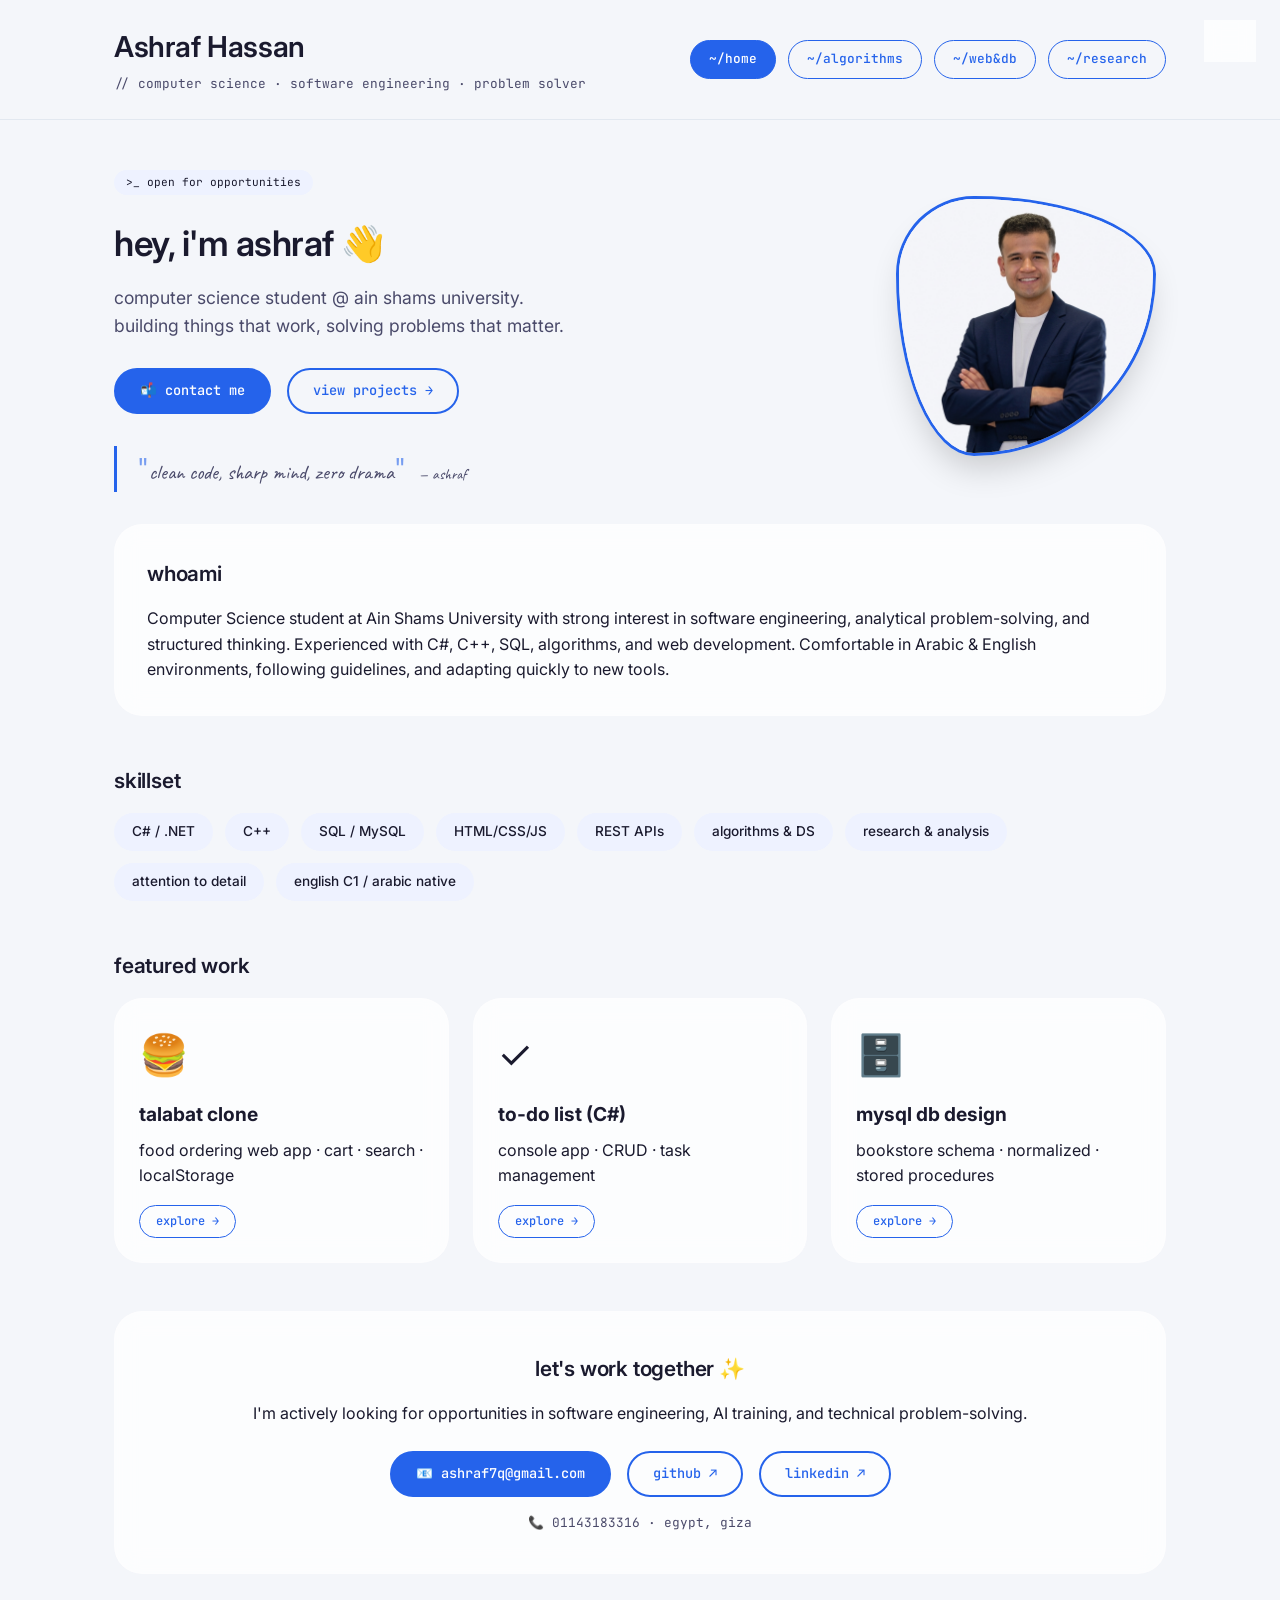
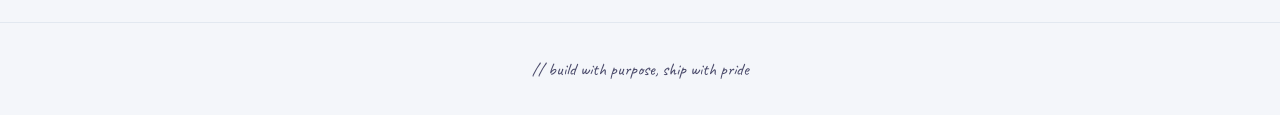
<file: index.html>
<!DOCTYPE html>
<html lang="en">
<head>
    <meta charset="UTF-8">
    <meta name="viewport" content="width=device-width, initial-scale=1.0">
    <title>Ashraf Hassan |  cv</title>
    <link rel="preconnect" href="https://fonts.googleapis.com">
    <link rel="preconnect" href="https://fonts.gstatic.com" crossorigin>
    <link href="https://fonts.googleapis.com/css2?family=Inter:opsz,wght@14..32,300;14..32,400;14..32,500;14..32,600;14..32,700&family=JetBrains+Mono:wght@400;500&family=Caveat:wght@400;600&display=swap" rel="stylesheet">
    <link rel="stylesheet" href="style.css">
</head>
<body>
    <div class="theme-toggle-wrapper">
        <button id="themeToggle" class="theme-toggle">🌙</button>
    </div>

    <header>
        <div class="container">
            <div class="header-content">
                <div>
                    <h1>Ashraf Hassan</h1>
                    <p class="tagline">// computer science · software engineering · problem solver</p>
                </div>
                <nav>
                    <a href="index.html" class="active">~/home</a>
                    <a href="algorithms-cpp.html">~/algorithms</a>
                    <a href="web-databases.html">~/web&db</a>
                    <a href="research-group.html">~/research</a>
                </nav>
            </div>
        </div>
    </header>

    <main class="container">
        <section class="hero">
            <div class="hero-grid">
                <div class="hero-text-section">
                    <div class="hero-badge">>_ open for opportunities</div>
                    <h2 class="hero-name">hey, i'm ashraf <span class="wave">👋</span></h2>
                    <p class="hero-description">computer science student @ ain shams university.<br>building things that work, solving problems that matter.</p>
                    <div class="hero-buttons">
                        <a href="#contact" class="btn btn-primary">📬 contact me</a>
                        <a href="web-databases.html" class="btn btn-outline">view projects →</a>
                    </div>
                    <div class="hero-quote">
                        <span class="quote-mark">"</span>clean code, sharp mind, zero drama<span class="quote-mark">"</span>
                        <span class="quote-signature">— ashraf</span>
                    </div>
                </div>
                <div class="hero-image-section">
                    <div class="profile-frame">
                        <img src="images/Ashraf pro.png" alt="Ashraf Hassan" class="profile-img" onerror="this.src='https://placehold.co/400x400/1a1a2e/ffffff?text=ASHRAF'">
                    </div>
                </div>
            </div>
        </section>

        <section class="profile-card glass">
            <h2>whoami</h2>
            <p>Computer Science student at Ain Shams University with strong interest in software engineering, analytical problem-solving, and structured thinking. Experienced with C#, C++, SQL, algorithms, and web development. Comfortable in Arabic & English environments, following guidelines, and adapting quickly to new tools.</p>
        </section>

        <section class="skills-section">
            <h2>skillset</h2>
            <div class="skills-grid">
                <div class="skill-chip">C# / .NET</div>
                <div class="skill-chip">C++</div>
                <div class="skill-chip">SQL / MySQL</div>
                <div class="skill-chip">HTML/CSS/JS</div>
                <div class="skill-chip">REST APIs</div>
                <div class="skill-chip">algorithms & DS</div>
                <div class="skill-chip">research & analysis</div>
                <div class="skill-chip">attention to detail</div>
                <div class="skill-chip">english C1 / arabic native</div>
            </div>
        </section>

        <section class="featured">
            <h2>featured work</h2>
            <div class="feature-grid">
                <div class="feature-card glass">
                    <div class="feature-icon">🍔</div>
                    <h3>talabat clone</h3>
                    <p>food ordering web app · cart · search · localStorage</p>
                    <a href="web-databases.html" class="btn btn-small-outline">explore →</a>
                </div>
                <div class="feature-card glass">
                    <div class="feature-icon">✓</div>
                    <h3>to‑do list (C#)</h3>
                    <p>console app · CRUD · task management</p>
                    <a href="algorithms-cpp.html" class="btn btn-small-outline">explore →</a>
                </div>
                <div class="feature-card glass">
                    <div class="feature-icon">🗄️</div>
                    <h3>mysql db design</h3>
                    <p>bookstore schema · normalized · stored procedures</p>
                    <a href="web-databases.html" class="btn btn-small-outline">explore →</a>
                </div>
            </div>
        </section>

        <section id="contact" class="cta-section glass">
            <h2>let's work together ✨</h2>
            <p>I'm actively looking for opportunities in software engineering, AI training, and technical problem-solving.</p>
            <div class="cta-buttons">
                <a href="mailto:ashraf7q@gmail.com" class="btn btn-primary">📧 ashraf7q@gmail.com</a>
                <a href="https://github.com/ashraf7q" target="_blank" class="btn btn-outline">github ↗</a>
                <a href="https://www.linkedin.com/in/ashraf7q/" target="_blank" class="btn btn-outline">linkedin ↗</a>
            </div>
            <p class="cta-phone">📞 01143183316 · egypt, giza</p>
        </section>
    </main>

    <footer>
        <div class="container">
            <p class="footer-motto">// build with purpose, ship with pride</p>
        </div>
    </footer>

    <script src="script.js"></script>
</body>
</html>
</file>
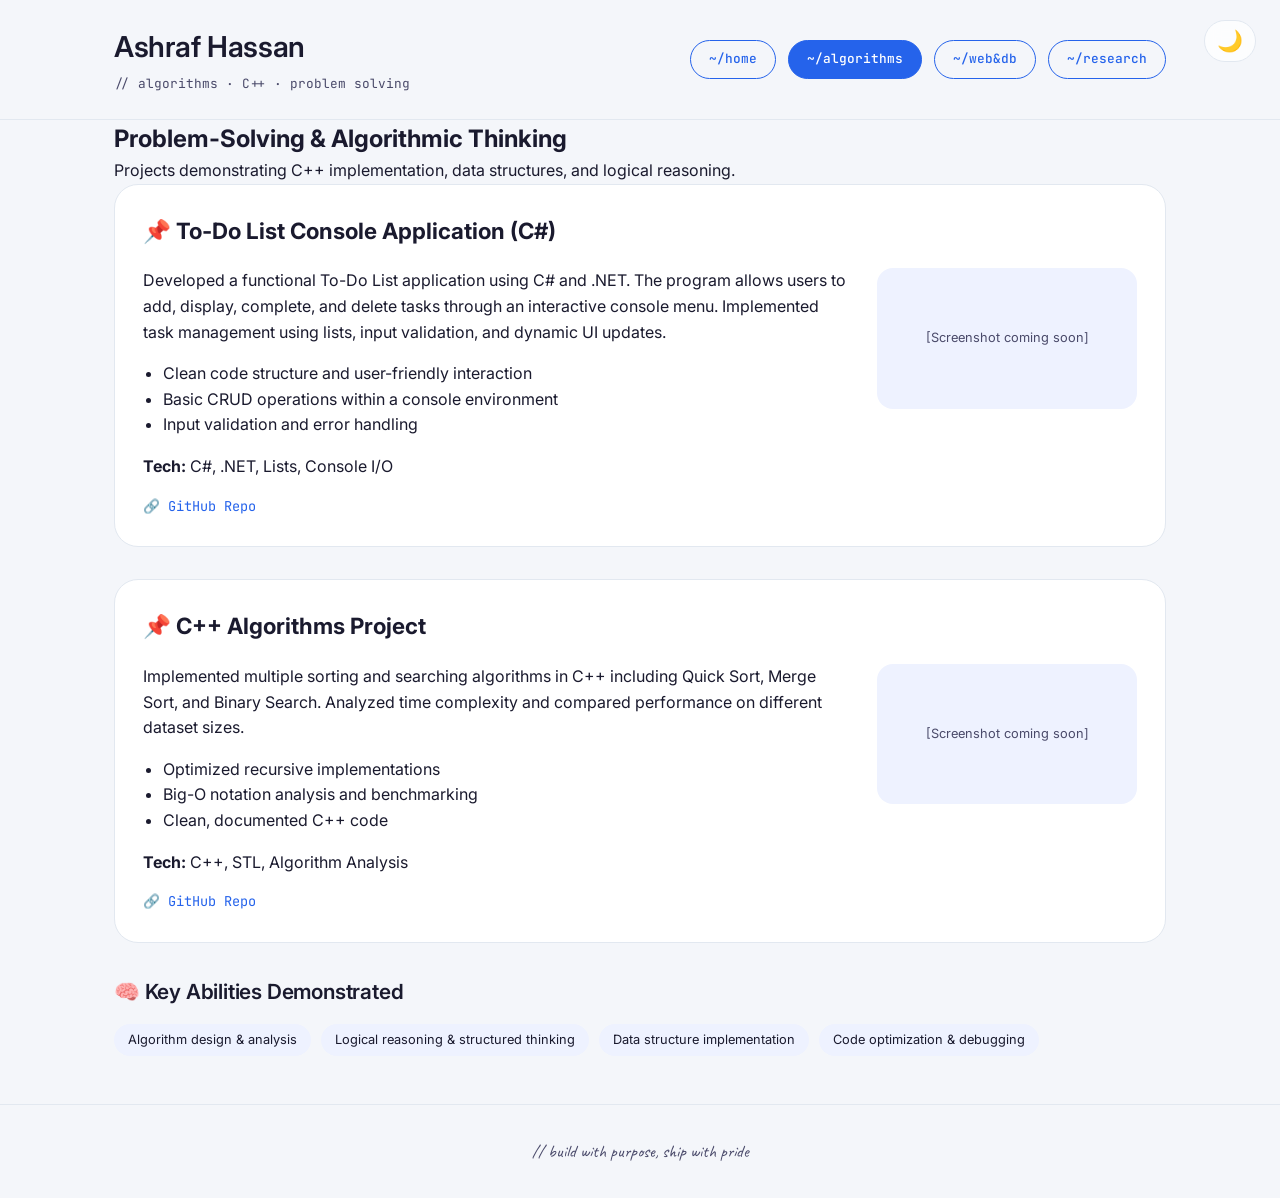
<file: algorithms-cpp.html>
<!DOCTYPE html>
<html lang="en">
<head>
    <meta charset="UTF-8">
    <meta name="viewport" content="width=device-width, initial-scale=1.0">
    <title>Algorithms & C++ - Ashraf Hassan</title>
    <link rel="preconnect" href="https://fonts.googleapis.com">
    <link rel="preconnect" href="https://fonts.gstatic.com" crossorigin>
    <link href="https://fonts.googleapis.com/css2?family=Inter:opsz,wght@14..32,300;14..32,400;14..32,500;14..32,600;14..32,700&family=JetBrains+Mono:wght@400;500&family=Caveat:wght@400;600&display=swap" rel="stylesheet">
    <link rel="stylesheet" href="style.css">
</head>
<body>
    <div class="theme-toggle-wrapper">
        <button id="themeToggle" class="theme-toggle">🌙</button>
    </div>

    <header>
        <div class="container">
            <div class="header-content">
                <div>
                    <h1>Ashraf Hassan</h1>
                    <p class="tagline">// algorithms · C++ · problem solving</p>
                </div>
                <nav>
                    <a href="index.html">~/home</a>
                    <a href="algorithms-cpp.html" class="active">~/algorithms</a>
                    <a href="web-databases.html">~/web&db</a>
                    <a href="research-group.html">~/research</a>
                </nav>
            </div>
        </div>
    </header>

    <main class="container">
        <section class="page-intro">
            <h2>Problem-Solving & Algorithmic Thinking</h2>
            <p>Projects demonstrating C++ implementation, data structures, and logical reasoning.</p>
        </section>

        <section class="project">
            <h2>📌 To-Do List Console Application (C#)</h2>
            <div class="project-content">
                <div class="project-description">
                    <p>Developed a functional To-Do List application using C# and .NET. The program allows users to add, display, complete, and delete tasks through an interactive console menu. Implemented task management using lists, input validation, and dynamic UI updates.</p>
                    <ul>
                        <li>Clean code structure and user-friendly interaction</li>
                        <li>Basic CRUD operations within a console environment</li>
                        <li>Input validation and error handling</li>
                    </ul>
                    <p><strong>Tech:</strong> C#, .NET, Lists, Console I/O</p>
                    <a href="https://github.com/ashraf7q" target="_blank" class="demo-link">🔗 GitHub Repo</a>
                </div>
                <div class="project-screenshot">
                    <div class="placeholder-img">[Screenshot coming soon]</div>
                </div>
            </div>
        </section>

        <section class="project">
            <h2>📌 C++ Algorithms Project</h2>
            <div class="project-content">
                <div class="project-description">
                    <p>Implemented multiple sorting and searching algorithms in C++ including Quick Sort, Merge Sort, and Binary Search. Analyzed time complexity and compared performance on different dataset sizes.</p>
                    <ul>
                        <li>Optimized recursive implementations</li>
                        <li>Big-O notation analysis and benchmarking</li>
                        <li>Clean, documented C++ code</li>
                    </ul>
                    <p><strong>Tech:</strong> C++, STL, Algorithm Analysis</p>
                    <a href="https://github.com/ashraf7q" target="_blank" class="demo-link">🔗 GitHub Repo</a>
                </div>
                <div class="project-screenshot">
                    <div class="placeholder-img">[Screenshot coming soon]</div>
                </div>
            </div>
        </section>

        <section class="skills-section">
            <h2>🧠 Key Abilities Demonstrated</h2>
            <ul class="skills-list">
                <li>Algorithm design & analysis</li>
                <li>Logical reasoning & structured thinking</li>
                <li>Data structure implementation</li>
                <li>Code optimization & debugging</li>
            </ul>
        </section>
    </main>

    <footer>
        <div class="container">
            <p class="footer-motto">// build with purpose, ship with pride</p>
        </div>
    </footer>

    <script src="script.js"></script>
</body>
</html>
</file>
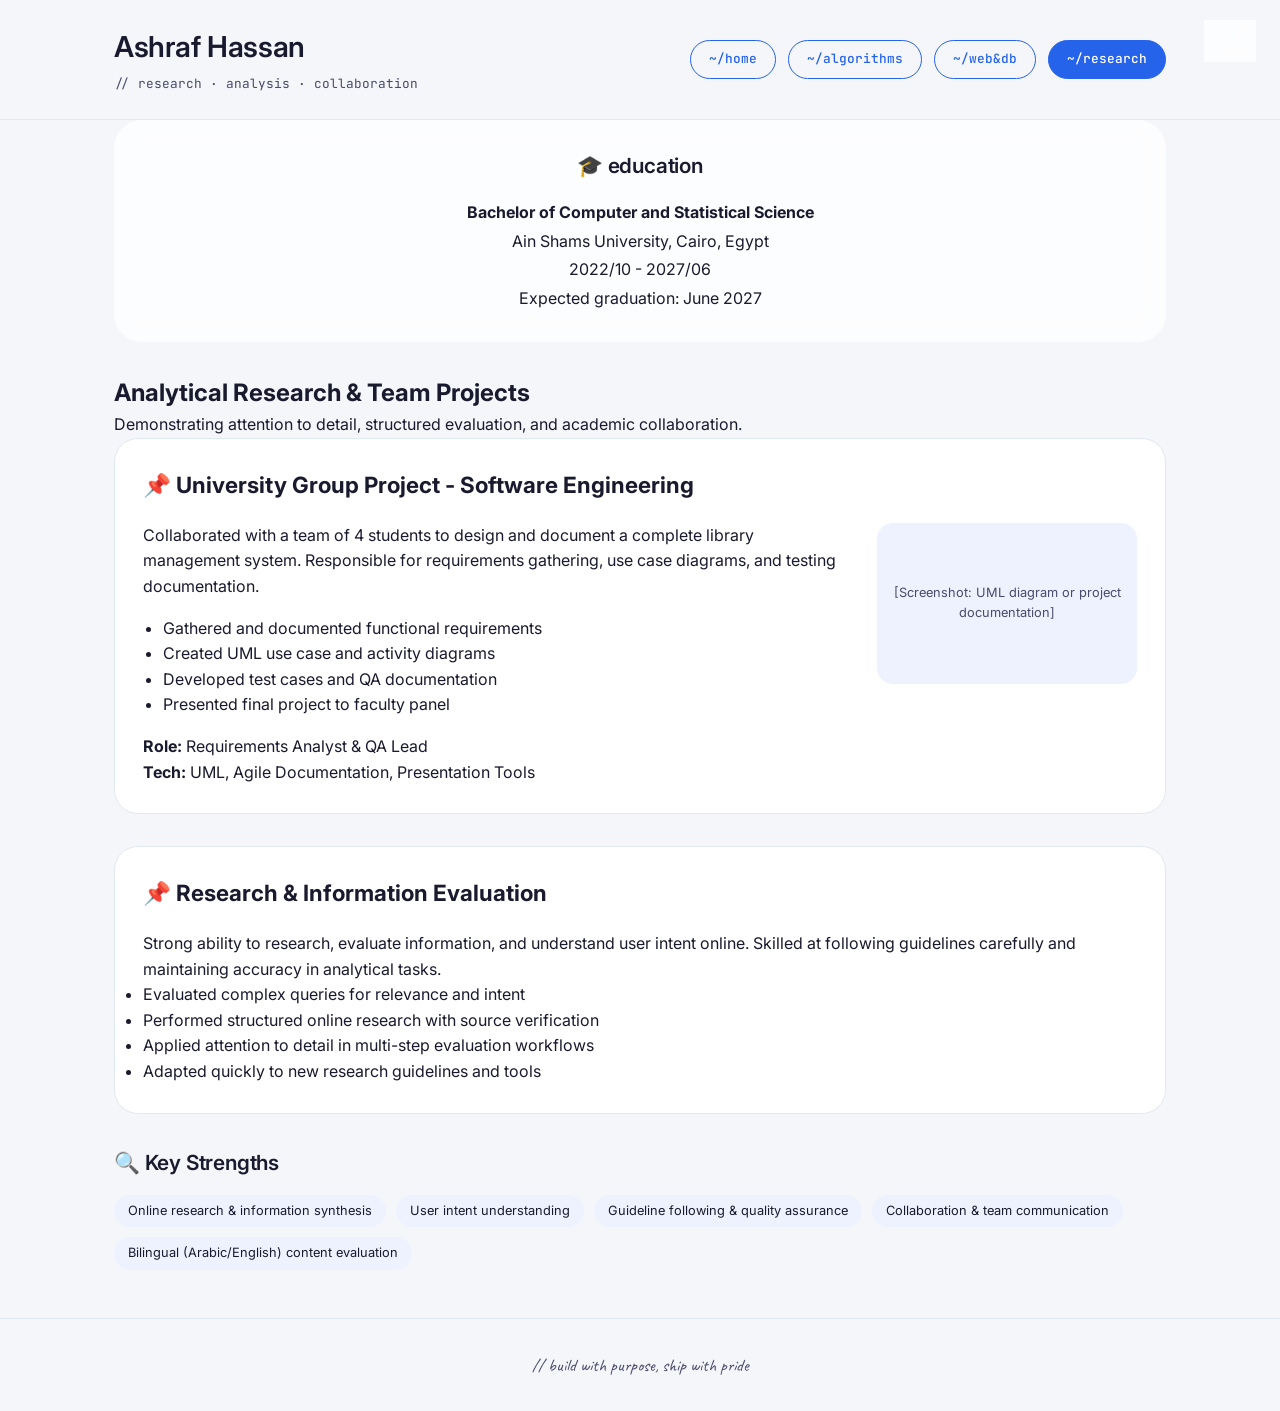
<file: research-group.html>
<!DOCTYPE html>
<html lang="en">
<head>
    <meta charset="UTF-8">
    <meta name="viewport" content="width=device-width, initial-scale=1.0">
    <title>Research & Group Work - Ashraf Hassan</title>
    <link rel="preconnect" href="https://fonts.googleapis.com">
    <link rel="preconnect" href="https://fonts.gstatic.com" crossorigin>
    <link href="https://fonts.googleapis.com/css2?family=Inter:opsz,wght@14..32,300;14..32,400;14..32,500;14..32,600;14..32,700&family=JetBrains+Mono:wght@400;500&family=Caveat:wght@400;600&display=swap" rel="stylesheet">
    <link rel="stylesheet" href="style.css">
</head>
<body>
    <div class="theme-toggle-wrapper">
        <button id="themeToggle" class="theme-toggle">🌙</button>
    </div>

    <header>
        <div class="container">
            <div class="header-content">
                <div>
                    <h1>Ashraf Hassan</h1>
                    <p class="tagline">// research · analysis · collaboration</p>
                </div>
                <nav>
                    <a href="index.html">~/home</a>
                    <a href="algorithms-cpp.html">~/algorithms</a>
                    <a href="web-databases.html">~/web&db</a>
                    <a href="research-group.html" class="active">~/research</a>
                </nav>
            </div>
        </div>
    </header>

    <main class="container">
        <!-- EDUCATION SECTION - NOW AT TOP OF RESEARCH PAGE -->
        <section class="education-card glass">
            <h2>🎓 education</h2>
            <p><strong>Bachelor of Computer and Statistical Science</strong><br>
            Ain Shams University, Cairo, Egypt<br>
            2022/10 - 2027/06<br>
            Expected graduation: June 2027</p>
        </section>

        <section class="page-intro">
            <h2>Analytical Research & Team Projects</h2>
            <p>Demonstrating attention to detail, structured evaluation, and academic collaboration.</p>
        </section>

        <section class="project">
            <h2>📌 University Group Project - Software Engineering</h2>
            <div class="project-content">
                <div class="project-description">
                    <p>Collaborated with a team of 4 students to design and document a complete library management system. Responsible for requirements gathering, use case diagrams, and testing documentation.</p>
                    <ul>
                        <li>Gathered and documented functional requirements</li>
                        <li>Created UML use case and activity diagrams</li>
                        <li>Developed test cases and QA documentation</li>
                        <li>Presented final project to faculty panel</li>
                    </ul>
                    <p><strong>Role:</strong> Requirements Analyst & QA Lead</p>
                    <p><strong>Tech:</strong> UML, Agile Documentation, Presentation Tools</p>
                </div>
                <div class="project-screenshot">
                    <div class="placeholder-img">[Screenshot: UML diagram or project documentation]</div>
                </div>
            </div>
        </section>

        <section class="project">
            <h2>📌 Research & Information Evaluation</h2>
            <div class="project-description-full">
                <p>Strong ability to research, evaluate information, and understand user intent online. Skilled at following guidelines carefully and maintaining accuracy in analytical tasks.</p>
                <ul>
                    <li>Evaluated complex queries for relevance and intent</li>
                    <li>Performed structured online research with source verification</li>
                    <li>Applied attention to detail in multi-step evaluation workflows</li>
                    <li>Adapted quickly to new research guidelines and tools</li>
                </ul>
            </div>
        </section>

        <section class="skills-section">
            <h2>🔍 Key Strengths</h2>
            <ul class="skills-list">
                <li>Online research & information synthesis</li>
                <li>User intent understanding</li>
                <li>Guideline following & quality assurance</li>
                <li>Collaboration & team communication</li>
                <li>Bilingual (Arabic/English) content evaluation</li>
            </ul>
        </section>
    </main>

    <footer>
        <div class="container">
            <p class="footer-motto">// build with purpose, ship with pride</p>
        </div>
    </footer>

    <script src="script.js"></script>
</body>
</html>
</file>
<file: style.css>
:root {
    --bg: #f4f6fa;
    --surface: #ffffff;
    --surface-glass: rgba(255, 255, 255, 0.75);
    --text: #1a1a2e;
    --text-secondary: #4a4a6a;
    --accent: #2563eb;
    --accent-hover: #1d4ed8;
    --border: #e2e8f0;
    --chip-bg: #eef2ff;
    --glow: rgba(37, 99, 235, 0.2);
}

[data-theme="dark"] {
    --bg: #0a0a12;
    --surface: #14141f;
    --surface-glass: rgba(20, 20, 31, 0.85);
    --text: #ededee;
    --text-secondary: #a0a0b0;
    --accent: #60a5fa;
    --accent-hover: #93c5fd;
    --border: #2a2a3a;
    --chip-bg: #1e1e2e;
    --glow: rgba(96, 165, 250, 0.25);
}

* {
    margin: 0;
    padding: 0;
    box-sizing: border-box;
}

body {
    font-family: 'Inter', -apple-system, sans-serif;
    background-color: var(--bg);
    color: var(--text);
    line-height: 1.6;
    transition: background-color 0.3s ease, color 0.3s ease;
}

.container {
    max-width: 1100px;
    margin: 0 auto;
    padding: 0 24px;
}

/* glassmorphism */
.glass {
    background: var(--surface-glass);
    backdrop-filter: blur(12px);
    border: 1px solid rgba(255, 255, 255, 0.2);
    border-radius: 28px;
}

[data-theme="dark"] .glass {
    border: 1px solid rgba(255, 255, 255, 0.08);
}

/* header */
header {
    padding: 24px 0;
    border-bottom: 1px solid var(--border);
}

.header-content {
    display: flex;
    justify-content: space-between;
    align-items: center;
    flex-wrap: wrap;
    gap: 20px;
}

header h1 {
    font-size: 1.8rem;
    font-weight: 600;
    letter-spacing: -0.3px;
}

.tagline {
    font-family: 'JetBrains Mono', monospace;
    font-size: 0.8rem;
    color: var(--text-secondary);
    margin-top: 4px;
}

/* NAVIGATION BUTTONS - clear bordered style */
nav {
    display: flex;
    gap: 12px;
    flex-wrap: wrap;
}

nav a {
    display: inline-block;
    text-decoration: none;
    font-family: 'JetBrains Mono', monospace;
    font-size: 0.8rem;
    font-weight: 500;
    padding: 8px 18px;
    border-radius: 40px;
    background: transparent;
    color: var(--accent);
    border: 1.5px solid var(--accent);
    transition: all 0.2s ease;
    cursor: pointer;
}

nav a:hover {
    background: var(--accent);
    color: white;
    transform: translateY(-2px);
    box-shadow: 0 4px 12px var(--glow);
}

nav a.active {
    background: var(--accent);
    color: white;
    border-color: var(--accent);
}

/* theme toggle */
.theme-toggle-wrapper {
    position: fixed;
    top: 20px;
    right: 24px;
    z-index: 100;
}

.theme-toggle {
    background: var(--surface-glass);
    backdrop-filter: blur(8px);
    border: 1px solid var(--border);
    border-radius: 40px;
    font-size: 1.3rem;
    padding: 8px 12px;
    cursor: pointer;
    transition: 0.2s;
}

/* Hero with profile pic */
.hero {
    margin: 48px 0 32px;
}

.hero-grid {
    display: grid;
    grid-template-columns: 1fr 280px;
    gap: 48px;
    align-items: center;
}

@media (max-width: 750px) {
    .hero-grid {
        grid-template-columns: 1fr;
        gap: 32px;
    }
    .hero-image-section {
        order: -1;
        text-align: center;
    }
}

.hero-badge {
    display: inline-block;
    font-family: 'JetBrains Mono', monospace;
    font-size: 0.7rem;
    background: var(--chip-bg);
    padding: 4px 12px;
    border-radius: 40px;
    margin-bottom: 20px;
}

.hero-name {
    font-size: 2.2rem;
    font-weight: 600;
    letter-spacing: -0.5px;
    margin-bottom: 12px;
}

.wave {
    display: inline-block;
    animation: wave 1.5s infinite;
}

@keyframes wave {
    0%, 100% { transform: rotate(0deg); }
    25% { transform: rotate(15deg); }
    75% { transform: rotate(-5deg); }
}

.hero-description {
    font-size: 1.1rem;
    color: var(--text-secondary);
    margin-bottom: 28px;
}

/* BUTTONS */
.btn {
    display: inline-block;
    padding: 10px 24px;
    border-radius: 40px;
    font-family: 'JetBrains Mono', monospace;
    font-size: 0.85rem;
    font-weight: 500;
    text-decoration: none;
    transition: all 0.2s ease;
    cursor: pointer;
}

.btn-primary {
    background: var(--accent);
    color: white;
    border: 2px solid var(--accent);
}

.btn-primary:hover {
    background: var(--accent-hover);
    border-color: var(--accent-hover);
    transform: translateY(-2px);
    box-shadow: 0 6px 14px var(--glow);
}

.btn-outline {
    background: transparent;
    color: var(--accent);
    border: 2px solid var(--accent);
}

.btn-outline:hover {
    background: var(--accent);
    color: white;
    transform: translateY(-2px);
    box-shadow: 0 6px 14px var(--glow);
}

.btn-small-outline {
    display: inline-block;
    margin-top: 16px;
    padding: 6px 16px;
    border-radius: 40px;
    font-family: 'JetBrains Mono', monospace;
    font-size: 0.75rem;
    font-weight: 500;
    text-decoration: none;
    background: transparent;
    color: var(--accent);
    border: 1.5px solid var(--accent);
    transition: all 0.2s;
}

.btn-small-outline:hover {
    background: var(--accent);
    color: white;
}

.hero-buttons {
    display: flex;
    gap: 16px;
    flex-wrap: wrap;
    margin-bottom: 32px;
}

/* Quote */
.hero-quote {
    font-family: 'Caveat', cursive;
    font-size: 1.3rem;
    color: var(--text-secondary);
    border-left: 3px solid var(--accent);
    padding-left: 20px;
}

.quote-mark {
    font-family: 'Inter', sans-serif;
    font-size: 1.8rem;
    color: var(--accent);
    opacity: 0.6;
}

.quote-signature {
    font-size: 0.95rem;
    margin-left: 8px;
}

/* Profile image */
.profile-frame {
    position: relative;
    width: 100%;
    max-width: 260px;
    margin: 0 auto;
}

.profile-img {
    width: 100%;
    aspect-ratio: 1/1;
    object-fit: cover;
    border-radius: 30% 70% 70% 30% / 30% 30% 70% 70%;
    border: 3px solid var(--accent);
    box-shadow: 0 20px 35px -10px rgba(0,0,0,0.2);
}

.profile-glow {
    position: absolute;
    inset: -10px;
    border-radius: 30% 70% 70% 30% / 30% 30% 70% 70%;
    background: var(--accent);
    filter: blur(20px);
    opacity: 0.3;
    z-index: -1;
}

.profile-card, .skills-section, .featured, .cta-section {
    margin-bottom: 48px;
}

.profile-card {
    padding: 32px;
}

.profile-card h2, .skills-section h2, .featured h2, .cta-section h2 {
    font-size: 1.3rem;
    font-weight: 600;
    margin-bottom: 16px;
    letter-spacing: -0.2px;
}

/* Skill chips */
.skills-grid {
    display: flex;
    flex-wrap: wrap;
    gap: 12px;
}

.skill-chip {
    background: var(--chip-bg);
    padding: 8px 18px;
    border-radius: 40px;
    font-size: 0.85rem;
    font-weight: 500;
    transition: transform 0.2s, box-shadow 0.2s;
}

.skill-chip:hover {
    transform: translateY(-2px);
    box-shadow: 0 4px 12px rgba(0,0,0,0.1);
}

/* Featured grid */
.feature-grid {
    display: grid;
    grid-template-columns: repeat(auto-fill, minmax(280px, 1fr));
    gap: 24px;
}

.feature-card {
    padding: 24px;
    transition: transform 0.2s, box-shadow 0.2s;
}

.feature-card:hover {
    transform: translateY(-4px);
    box-shadow: 0 12px 24px rgba(0,0,0,0.1);
}

.feature-icon {
    font-size: 2.5rem;
    margin-bottom: 12px;
}

.feature-card h3 {
    font-size: 1.2rem;
    margin-bottom: 8px;
}

/* CTA Section */
.cta-section {
    padding: 40px;
    text-align: center;
}

.cta-buttons {
    display: flex;
    justify-content: center;
    gap: 16px;
    flex-wrap: wrap;
    margin: 24px 0 16px;
}

.cta-phone {
    font-family: 'JetBrains Mono', monospace;
    font-size: 0.8rem;
    color: var(--text-secondary);
    margin-top: 16px;
}

/* Project pages */
.project {
    background: var(--surface);
    border-radius: 24px;
    padding: 28px;
    margin-bottom: 32px;
    border: 1px solid var(--border);
}

.project-content {
    display: grid;
    grid-template-columns: 1fr 260px;
    gap: 28px;
}

@media (max-width: 700px) {
    .project-content {
        grid-template-columns: 1fr;
    }
}

.project h2 {
    font-size: 1.4rem;
    margin-bottom: 20px;
}

.project-description ul {
    margin: 16px 0;
    padding-left: 20px;
}

.demo-link {
    display: inline-block;
    margin-top: 16px;
    margin-right: 16px;
    color: var(--accent);
    text-decoration: none;
    font-family: 'JetBrains Mono', monospace;
    font-size: 0.85rem;
}

.demo-link:hover {
    text-decoration: underline;
}

.placeholder-img {
    background: var(--chip-bg);
    border-radius: 16px;
    padding: 60px 16px;
    text-align: center;
    color: var(--text-secondary);
    font-size: 0.8rem;
}

.skills-list {
    display: flex;
    flex-wrap: wrap;
    gap: 10px;
    list-style: none;
}

.skills-list li {
    background: var(--chip-bg);
    padding: 6px 14px;
    border-radius: 40px;
    font-size: 0.8rem;
}

/* Footer */
footer {
    margin-top: 48px;
    padding: 32px 0;
    border-top: 1px solid var(--border);
    text-align: center;
}

.footer-motto {
    font-family: 'Caveat', cursive;
    font-size: 1.1rem;
    color: var(--text-secondary);
}
/* Education card */
.education-card {
    padding: 28px;
    margin-bottom: 32px;
    text-align: center;
}

.education-card h2 {
    font-size: 1.3rem;
    font-weight: 600;
    margin-bottom: 16px;
    letter-spacing: -0.2px;
}

.education-card p {
    line-height: 1.8;
}
</file>
